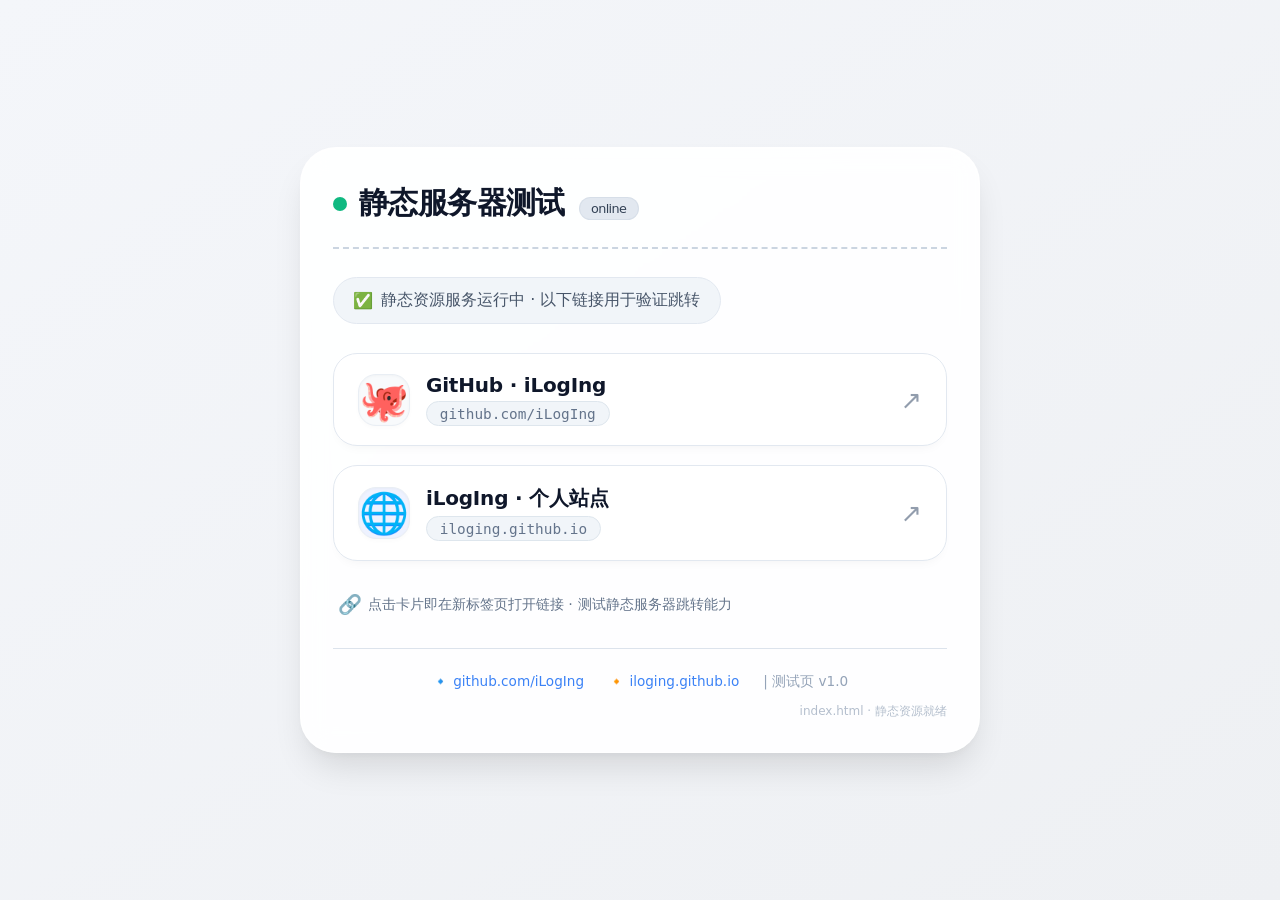
<file: index.html>
<!DOCTYPE html>
<html lang="zh-CN">
<head>
  <meta charset="UTF-8">
  <meta name="viewport" content="width=device-width, initial-scale=1.0, viewport-fit=cover">
  <title>静态服务器 · 连通性测试</title>
  <style>
    /* 干净、现代的重置与基调 */
    * {
      margin: 0;
      padding: 0;
      box-sizing: border-box;
    }

    body {
      background: linear-gradient(145deg, #f4f6fa 0%, #eef0f3 100%);
      min-height: 100vh;
      display: flex;
      align-items: center;
      justify-content: center;
      font-family: system-ui, -apple-system, 'Segoe UI', Roboto, 'Helvetica Neue', sans-serif;
      padding: 1.5rem;
      margin: 0;
      color: #1e293b;
    }

    .test-card {
      max-width: 680px;
      width: 100%;
      background: rgba(255, 255, 255, 0.85);
      backdrop-filter: blur(12px);
      -webkit-backdrop-filter: blur(12px);
      background: #ffffffec;
      border-radius: 36px;
      box-shadow: 
        0 20px 35px -8px rgba(0, 0, 0, 0.12),
        0 5px 12px -4px rgba(0, 0, 0, 0.05),
        inset 0 1px 0 #ffffffcc;
      border: 1px solid #ffffff70;
      padding: 2.2rem 2rem 2rem;
      transition: all 0.2s ease;
    }

    /* 状态头部 */
    .status-header {
      display: flex;
      align-items: center;
      gap: 12px;
      margin-bottom: 1.8rem;
      border-bottom: 2px dashed #cbd5e1;
      padding-bottom: 1.4rem;
    }

    .pulse-dot {
      width: 14px;
      height: 14px;
      background: #10b981;
      border-radius: 50%;
      box-shadow: 0 0 0 0 #10b98180;
      animation: pulse-green 1.8s infinite;
    }

    @keyframes pulse-green {
      0% { box-shadow: 0 0 0 0 #10b98160; }
      70% { box-shadow: 0 0 0 10px #10b98100; }
      100% { box-shadow: 0 0 0 0 #10b98100; }
    }

    .status-header h1 {
      font-size: 1.9rem;
      font-weight: 600;
      letter-spacing: -0.02em;
      color: #0f172a;
      display: flex;
      align-items: baseline;
      gap: 6px;
      flex-wrap: wrap;
    }

    .badge {
      background: #e2e8f0;
      font-size: 0.8rem;
      font-weight: 500;
      padding: 0.2rem 0.7rem;
      border-radius: 30px;
      color: #334155;
      margin-left: 8px;
      border: 1px solid #cbd5e180;
    }

    .greeting {
      font-size: 1rem;
      color: #475569;
      margin-top: 0.25rem;
      margin-bottom: 1.8rem;
      display: flex;
      align-items: center;
      gap: 8px;
      background: #f1f5f9;
      padding: 0.75rem 1.2rem;
      border-radius: 60px;
      width: fit-content;
      border: 1px solid #e2e8f0;
    }

    .greeting span {
      font-weight: 500;
    }

    /* 链接卡片区域 */
    .links-section {
      display: flex;
      flex-direction: column;
      gap: 1.2rem;
      margin: 1.8rem 0 2rem;
    }

    /* 可跳转卡片 —— 整个卡片都是链接 */
    .link-card {
      display: flex;
      align-items: center;
      gap: 16px;
      background: #ffffff;
      padding: 1.2rem 1.5rem;
      border-radius: 24px;
      text-decoration: none;
      color: #0f172a;
      border: 1.5px solid #e2e8f0;
      box-shadow: 0 6px 12px -6px #0f172a0d;
      transition: all 0.25s cubic-bezier(0.2, 0, 0, 1);
      backdrop-filter: blur(4px);
      cursor: pointer;
    }

    .link-card:hover {
      border-color: #94a3b8;
      background: #fafcff;
      box-shadow: 0 18px 25px -12px #1e293b1a, 0 4px 8px -2px #00000008;
      transform: translateY(-2px);
    }

    .link-card:focus-visible {
      outline: 3px solid #2563eb;
      outline-offset: 2px;
    }

    /* 图标区域 */
    .link-icon {
      font-size: 2.5rem;
      line-height: 1;
      width: 52px;
      height: 52px;
      display: flex;
      align-items: center;
      justify-content: center;
      background: #f8fafc;
      border-radius: 18px;
      box-shadow: inset 0 1px 3px #00000008, 0 2px 4px #00000005;
      border: 1px solid #e9eef4;
    }

    .link-content {
      flex: 1;
    }

    .link-title {
      font-weight: 650;
      font-size: 1.25rem;
      letter-spacing: -0.01em;
      margin-bottom: 4px;
      display: flex;
      align-items: center;
      gap: 8px;
    }

    .link-url {
      font-size: 0.9rem;
      color: #64748b;
      font-family: 'SF Mono', 'Menlo', 'Monaco', 'Cascadia Code', 'Consolas', monospace;
      background: #f1f5f9;
      padding: 0.2rem 0.8rem;
      border-radius: 40px;
      display: inline-block;
      border: 1px solid #dee6ed;
      word-break: break-all;
    }

    .arrow-indicator {
      font-size: 1.6rem;
      color: #64748b;
      transition: transform 0.2s;
      opacity: 0.7;
    }

    .link-card:hover .arrow-indicator {
      transform: translateX(5px);
      color: #2563eb;
      opacity: 1;
    }

    /* 针对第二个卡片稍作区分 (可选) */
    .link-card:last-child .link-icon {
      background: #eef2ff;
    }

    /* 提示行 */
    .hint {
      display: flex;
      align-items: center;
      gap: 6px;
      font-size: 0.9rem;
      color: #64748b;
      margin-top: 0.5rem;
      padding-left: 0.3rem;
    }

    .hint i {
      font-style: normal;
      font-size: 1.2rem;
    }

    /* 页脚 */
    .footer-note {
      margin-top: 2rem;
      text-align: center;
      color: #64748b;
      font-size: 0.85rem;
      border-top: 1px solid #dce3ec;
      padding-top: 1.5rem;
      display: flex;
      justify-content: center;
      gap: 24px;
      flex-wrap: wrap;
    }

    .footer-note a {
      color: #3b82f6;
      text-decoration: none;
      font-weight: 500;
    }

    .footer-note a:hover {
      text-decoration: underline;
    }

    /* 小屏适配 */
    @media (max-width: 480px) {
      .test-card {
        padding: 1.8rem 1.2rem;
        border-radius: 28px;
      }
      .status-header h1 {
        font-size: 1.6rem;
      }
      .link-card {
        padding: 1rem 1.2rem;
        gap: 12px;
      }
      .link-icon {
        width: 44px;
        height: 44px;
        font-size: 2rem;
        border-radius: 14px;
      }
      .link-title {
        font-size: 1.1rem;
      }
    }

    /* 装饰性分隔 */
    .server-meta {
      display: flex;
      justify-content: space-between;
      align-items: center;
    }
  </style>
</head>
<body>
  <div class="test-card">
    
    <!-- 头部：状态 + 标题 -->
    <div class="status-header">
      <div class="pulse-dot"></div>
      <h1>
        静态服务器测试
        <span class="badge">online</span>
      </h1>
    </div>
    
    <!-- 友好提示：服务器正常 -->
    <div class="greeting">
      <span>✅</span> 
      <span>静态资源服务运行中 · 以下链接用于验证跳转</span>
    </div>

    <!-- 核心：两个跳转链接 (完全符合需求) -->
    <div class="links-section">
      
      <!-- 链接 1: github.com/iLogIng -->
      <a class="link-card" 
         href="https://github.com/iLogIng" 
         target="_blank" 
         rel="noopener noreferrer">
        <div class="link-icon">
          🐙
        </div>
        <div class="link-content">
          <div class="link-title">
            GitHub · iLogIng
          </div>
          <span class="link-url">github.com/iLogIng</span>
        </div>
        <div class="arrow-indicator">
          ↗
        </div>
      </a>
      
      <!-- 链接 2: iloging.github.io -->
      <a class="link-card" 
         href="https://iloging.github.io" 
         target="_blank" 
         rel="noopener noreferrer">
        <div class="link-icon">
          🌐
        </div>
        <div class="link-content">
          <div class="link-title">
            iLogIng · 个人站点
          </div>
          <span class="link-url">iloging.github.io</span>
        </div>
        <div class="arrow-indicator">
          ↗
        </div>
      </a>
    </div>

    <!-- 额外的小提示 (强调新窗口打开) -->
    <div class="hint">
      <i>🔗</i> 
      <span>点击卡片即在新标签页打开链接 · 测试静态服务器跳转能力</span>
    </div>

    <!-- 底部：简洁信息 & 再次确认两个地址 (也满足跳转内容可见) -->
    <div class="footer-note">
      <span>🔹 <a href="https://github.com/iLogIng" target="_blank" rel="noopener noreferrer">github.com/iLogIng</a></span>
      <span>🔸 <a href="https://iloging.github.io" target="_blank" rel="noopener noreferrer">iloging.github.io</a></span>
      <span style="color:#94a3b8;">| 测试页 v1.0</span>
    </div>

    <!-- 隐性的服务器测试说明 (文字清晰可见) -->
    <div style="margin-top: 12px; font-size: 0.75rem; color: #94a3b8; text-align: right; opacity: 0.7;">
      index.html · 静态资源就绪
    </div>
  </div>

  <!-- 极简脚本: 仅用于控制台友好提示 (不影响跳转核心功能) -->
  <script>
    (function() {
      // 纯粹为了测试服务器时在控制台留下友好标记，无任何跳转干扰
      console.log('🧪 静态服务器测试页 | 链接: github.com/iLogIng , iloging.github.io');
      console.log('✅ 页面已加载 — 如果看到此信息，说明静态服务器正常提供 index.html');
    })();
  </script>
</body>
</html>
</file>
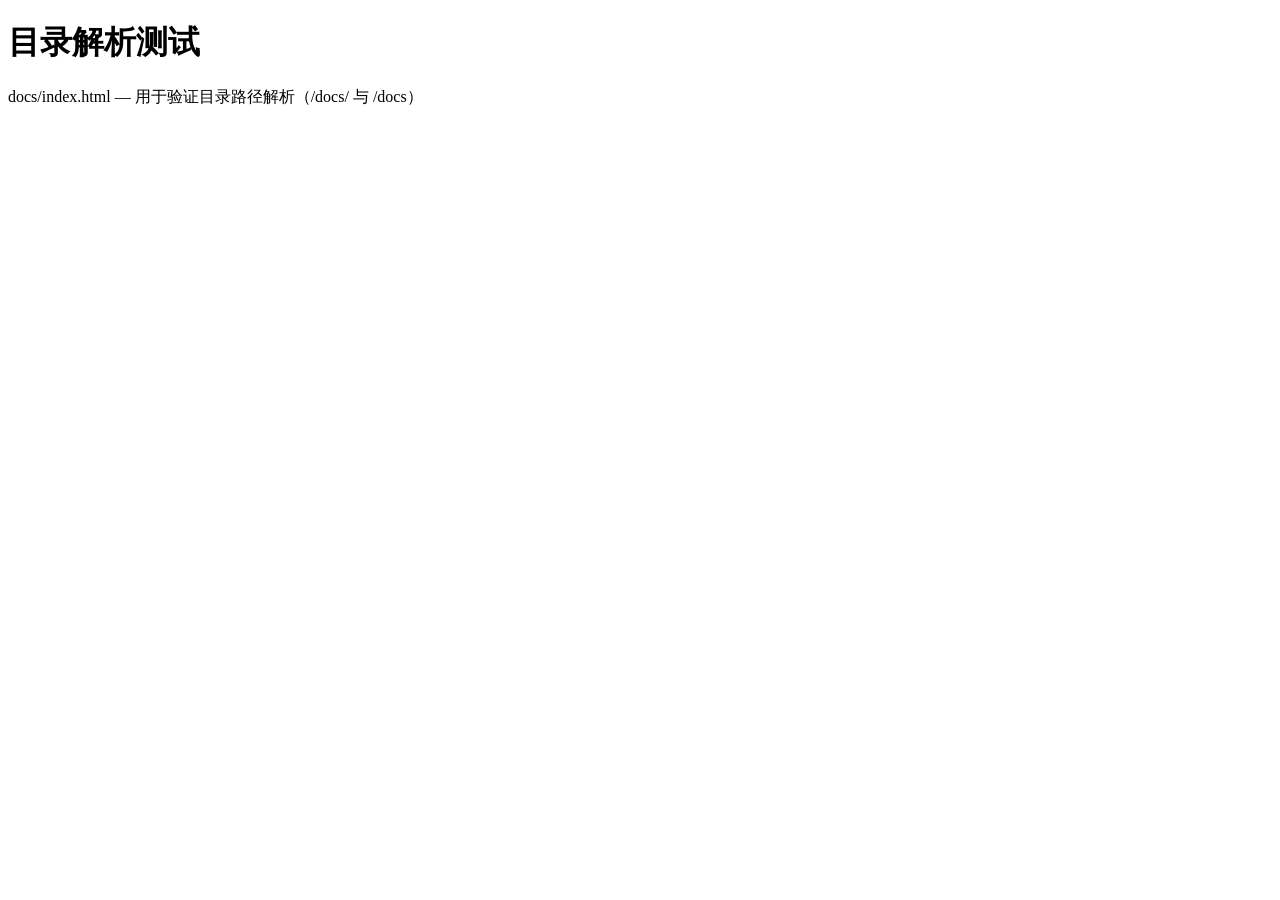
<file: app/docs/index.html>
<!DOCTYPE html>
<html lang="zh-CN">
<head>
  <meta charset="UTF-8">
  <title>目录解析测试 · docs</title>
</head>
<body>
  <h1>目录解析测试</h1>
  <p>docs/index.html — 用于验证目录路径解析（/docs/ 与 /docs）</p>
</body>
</html>
</file>
